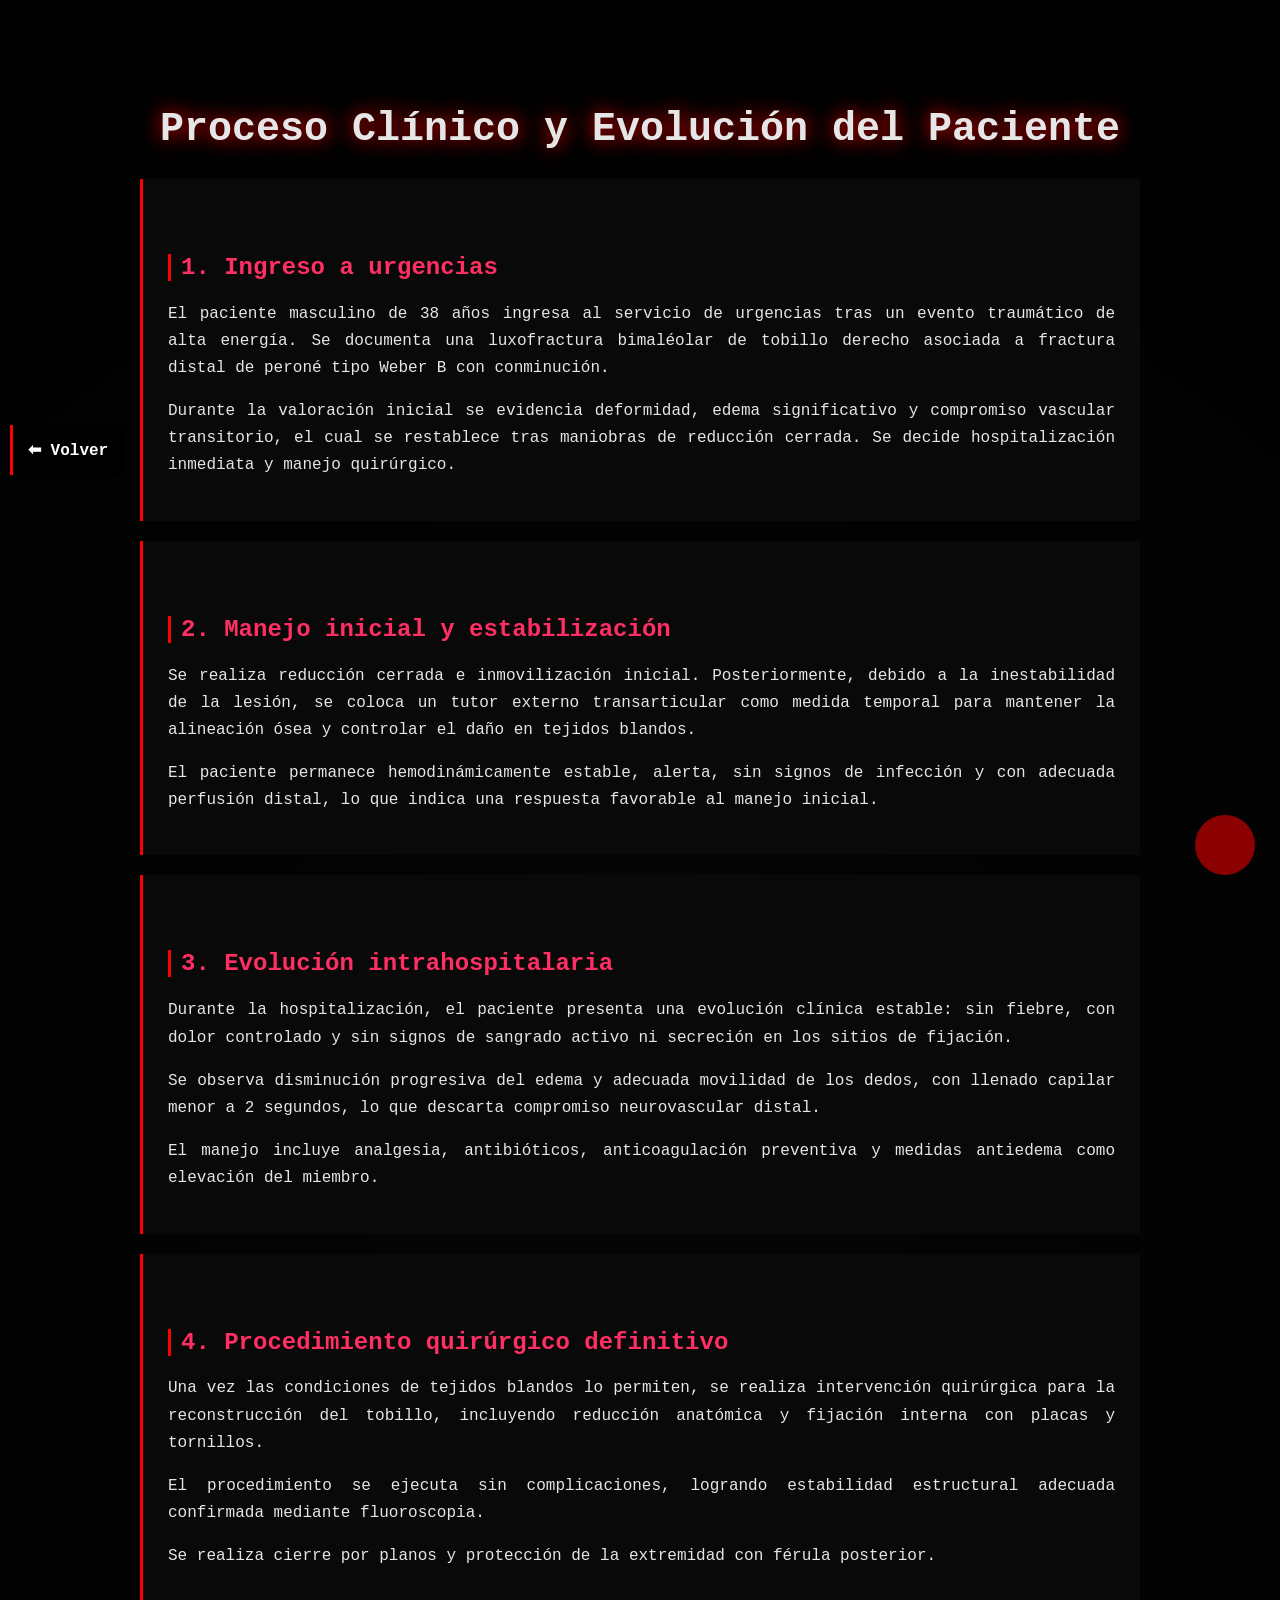
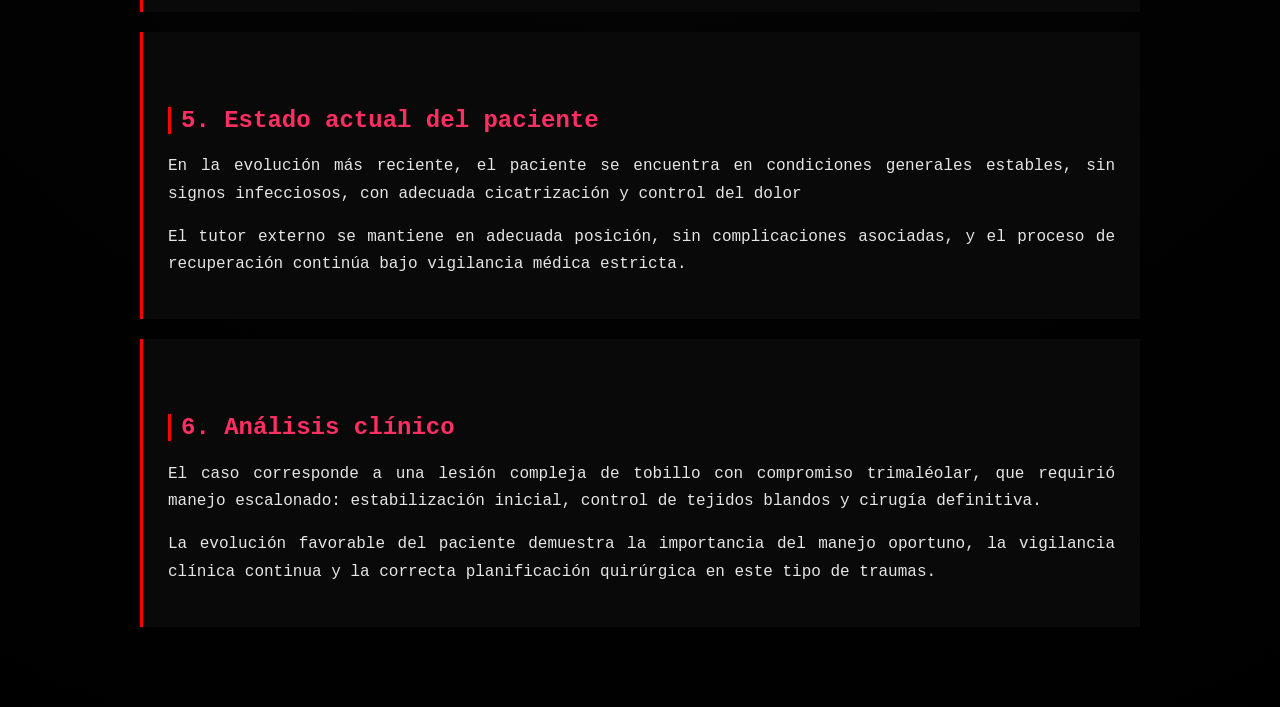
<file: Proceso.html>
<!DOCTYPE html>
<html lang="es">
<head>
<meta charset="UTF-8">
<meta name="viewport" content="width=device-width, initial-scale=1.0">
<title>Proceso Clínico - Recuperación</title>

<style>
body {
    margin: 0;
    font-family: 'Courier New', monospace;
    background: radial-gradient(circle at center, #050505, #000);
    color: #e6e6e6;
}

/* NAV */
nav {
    position: fixed;
    top: 50%;
    left: 10px;
    transform: translateY(-50%);
    background: rgba(0,0,0,0.85);
    padding: 15px;
    border-left: 3px solid red;
    z-index: 1000;
}

nav a {
    color: white;
    text-decoration: none;
    font-weight: bold;
}

/* CONTENEDOR */
.container {
    max-width: 1000px;
    margin: auto;
    padding: 80px 20px;
}

/* TITULOS */
h1 {
    text-align: center;
    font-size: 40px;
    text-shadow: 0 0 20px red;
}

h2 {
    color: #ff2e63;
    border-left: 3px solid red;
    padding-left: 10px;
    margin-top: 50px;
}

h3 {
    color: #aaa;
}

/* TARJETAS */
.card {
    background: rgba(10,10,10,0.9);
    padding: 25px;
    margin-top: 20px;
    border-left: 3px solid red;
}

/* TEXTO */
p {
    line-height: 1.7;
    text-align: justify;
}

/* GALERIA */
.grid {
    display: grid;
    grid-template-columns: repeat(auto-fit, minmax(250px,1fr));
    gap: 15px;
    margin-top: 20px;
}

.grid img {
    width: 100%;
    border-radius: 10px;
    transition: 0.3s;
    filter: grayscale(100%);
}

.grid img:hover {
    transform: scale(1.05);
    filter: grayscale(0%);
}

/* BOTÓN CONTACTO */
.contacto {
    position: fixed;
    bottom: 25px;
    right: 25px;
    width: 60px;
    height: 60px;
    background: darkred;
    border-radius: 50%;
    animation: latido 1s infinite;
}

@keyframes latido {
    50% { transform: scale(1.2); }
}
</style>
</head>

<body>

<nav>
<a href="index.html">⬅ Volver</a>
</nav>

<div class="container">

<h1>Proceso Clínico y Evolución del Paciente</h1>

<div class="card">
<h2>1. Ingreso a urgencias</h2>
<p>
El paciente masculino de 38 años ingresa al servicio de urgencias tras un evento traumático de alta energía. 
Se documenta una luxofractura bimaléolar de tobillo derecho asociada a fractura distal de peroné tipo Weber B con conminución. 
</p>

<p>
Durante la valoración inicial se evidencia deformidad, edema significativo y compromiso vascular transitorio, 
el cual se restablece tras maniobras de reducción cerrada. Se decide hospitalización inmediata y manejo quirúrgico.
</p>
</div>

<div class="card">
<h2>2. Manejo inicial y estabilización</h2>
<p>
Se realiza reducción cerrada e inmovilización inicial. Posteriormente, debido a la inestabilidad de la lesión, 
se coloca un tutor externo transarticular como medida temporal para mantener la alineación ósea y controlar el daño en tejidos blandos. 
</p>

<p>
El paciente permanece hemodinámicamente estable, alerta, sin signos de infección y con adecuada perfusión distal, 
lo que indica una respuesta favorable al manejo inicial.
</p>
</div>

<div class="card">
<h2>3. Evolución intrahospitalaria</h2>
<p>
Durante la hospitalización, el paciente presenta una evolución clínica estable: sin fiebre, con dolor controlado 
y sin signos de sangrado activo ni secreción en los sitios de fijación. 
</p>

<p>
Se observa disminución progresiva del edema y adecuada movilidad de los dedos, con llenado capilar menor a 2 segundos, 
lo que descarta compromiso neurovascular distal. 
</p>

<p>
El manejo incluye analgesia, antibióticos, anticoagulación preventiva y medidas antiedema como elevación del miembro.
</p>
</div>

<div class="card">
<h2>4. Procedimiento quirúrgico definitivo</h2>
<p>
Una vez las condiciones de tejidos blandos lo permiten, se realiza intervención quirúrgica para la reconstrucción del tobillo, 
incluyendo reducción anatómica y fijación interna con placas y tornillos.
</p>

<p>
El procedimiento se ejecuta sin complicaciones, logrando estabilidad estructural adecuada confirmada mediante fluoroscopia.
</p>

<p>
Se realiza cierre por planos y protección de la extremidad con férula posterior.
</p>
</div>

<div class="card">
<h2>5. Estado actual del paciente</h2>
<p>
En la evolución más reciente, el paciente se encuentra en condiciones generales estables, sin signos infecciosos, 
con adecuada cicatrización y control del dolor
</p>

<p>
El tutor externo se mantiene en adecuada posición, sin complicaciones asociadas, 
y el proceso de recuperación continúa bajo vigilancia médica estricta.
</p>
</div>

<div class="card">
<h2>6. Análisis clínico</h2>
<p>
El caso corresponde a una lesión compleja de tobillo con compromiso trimaléolar, 
que requirió manejo escalonado: estabilización inicial, control de tejidos blandos y cirugía definitiva.
</p>

<p>
La evolución favorable del paciente demuestra la importancia del manejo oportuno, 
la vigilancia clínica continua y la correcta planificación quirúrgica en este tipo de traumas.
</p>
</div>

</div>

<a href="https://wa.me/573136299375" target="_blank" class="contacto"></a>

</body>
</html>
</file>
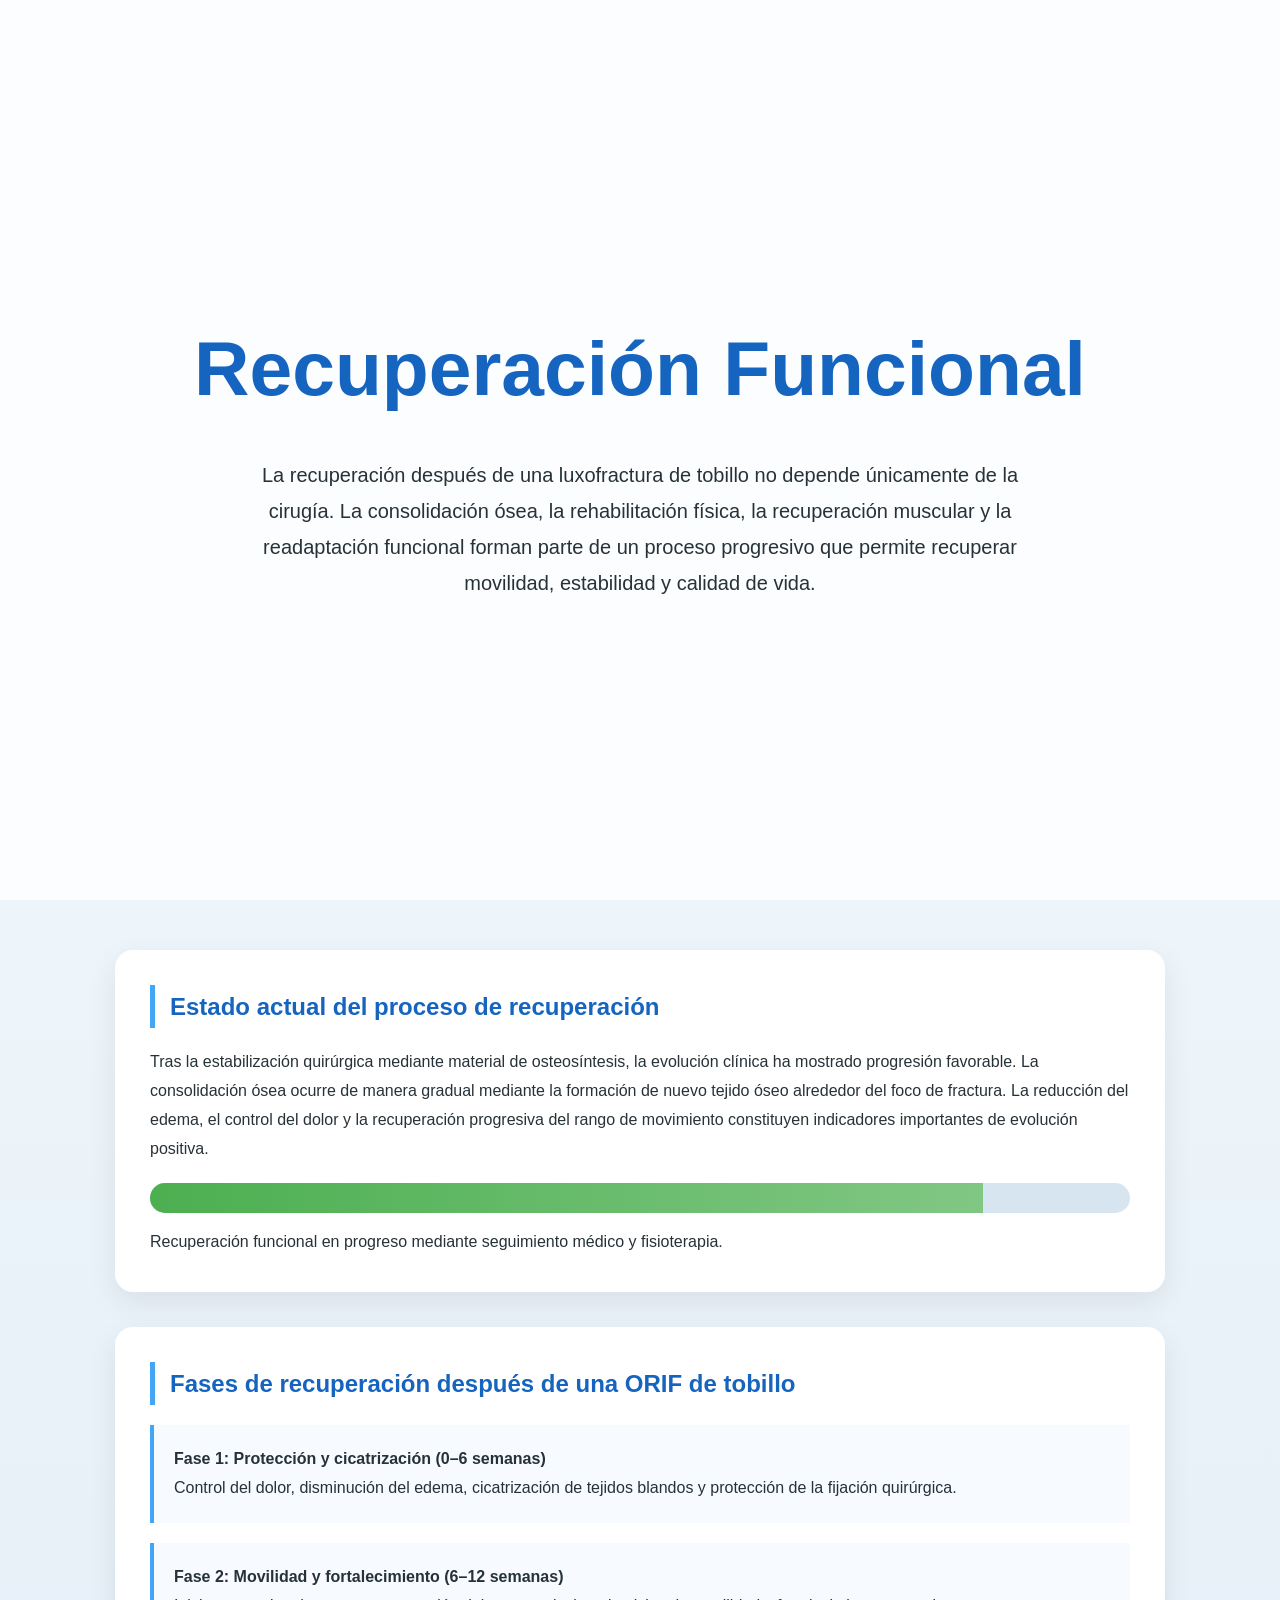
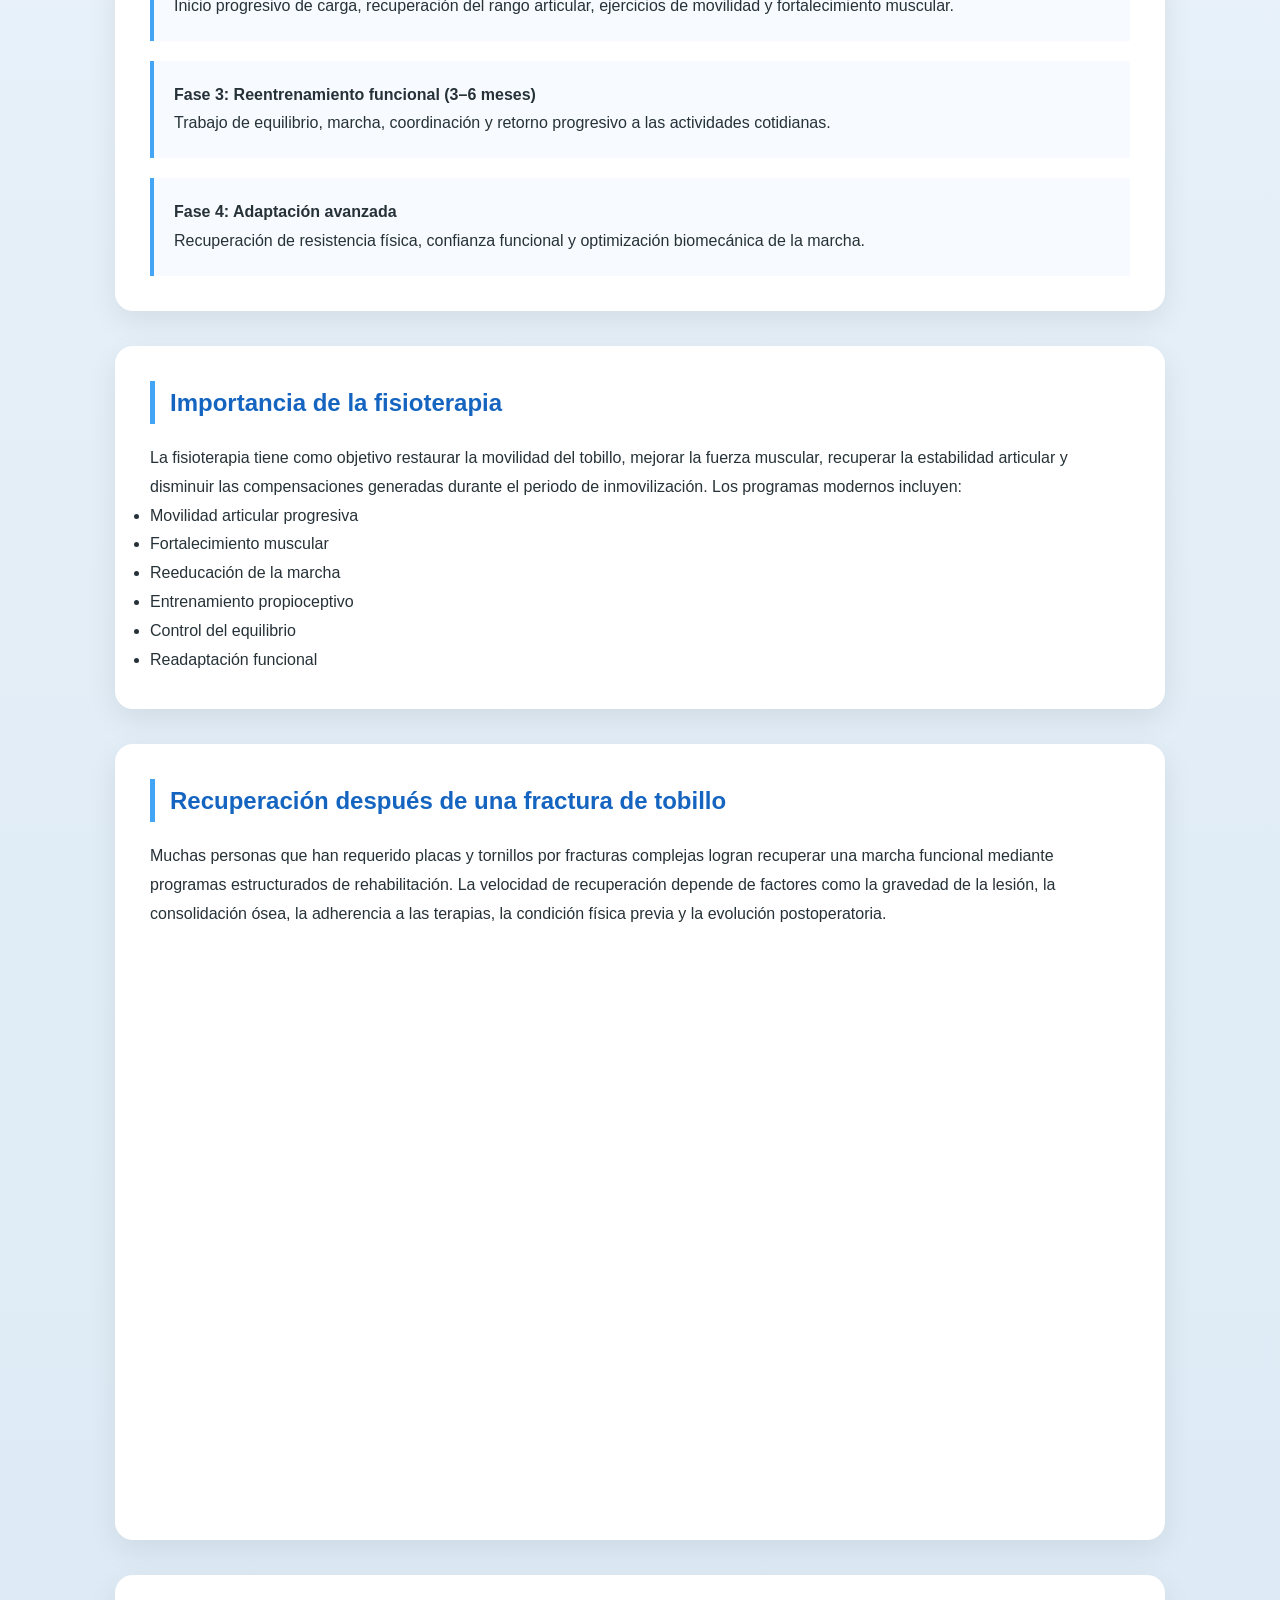
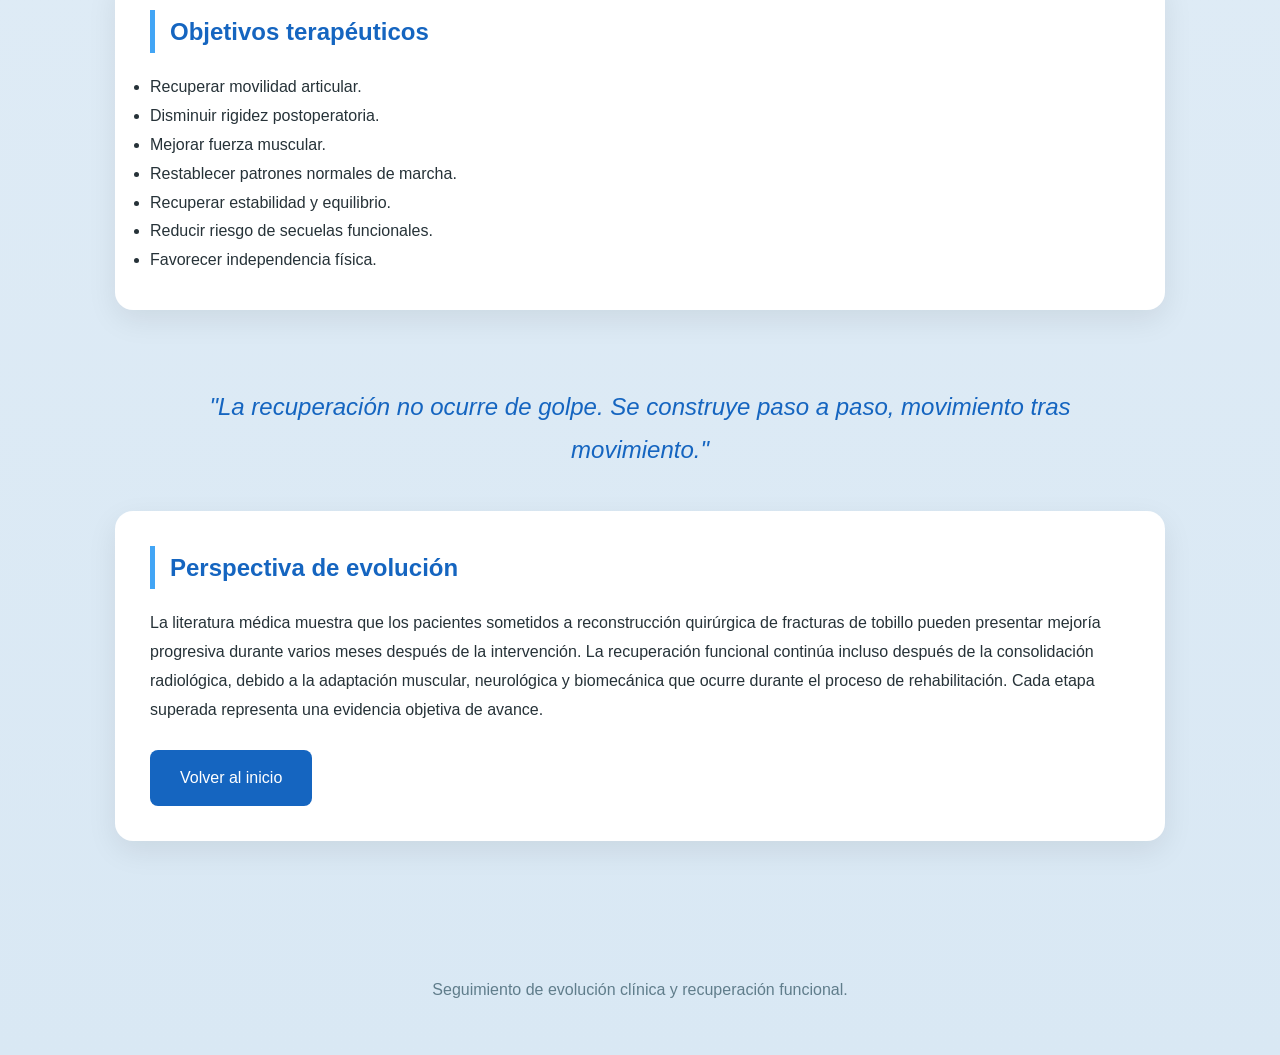
<file: Recuperacion.html>
<!DOCTYPE html>
<html lang="es">
<head>
<meta charset="UTF-8">
<meta name="viewport" content="width=device-width, initial-scale=1.0">

<title>Recuperación Funcional</title>

<style>

*{
margin:0;
padding:0;
box-sizing:border-box;
}

body{
font-family:Arial, Helvetica, sans-serif;
background:linear-gradient(
180deg,
#f5f9fc,
#e3eef7,
#d9e8f4
);
color:#263238;
line-height:1.8;
}

header{
height:100vh;
display:flex;
flex-direction:column;
justify-content:center;
align-items:center;
text-align:center;
padding:30px;

background:
linear-gradient(
rgba(255,255,255,0.75),
rgba(255,255,255,0.85)
),
url("https://images.unsplash.com/photo-1576091160550-2173dba999ef");
background-size:cover;
background-position:center;
}

header h1{
font-size:clamp(40px,6vw,80px);
color:#1565c0;
margin-bottom:20px;
}

header p{
max-width:800px;
font-size:20px;
}

.container{
max-width:1100px;
margin:auto;
padding:50px 25px;
}

.card{
background:white;
padding:35px;
margin-bottom:35px;
border-radius:18px;
box-shadow:0 10px 30px rgba(0,0,0,0.08);
}

h2{
color:#1565c0;
margin-bottom:20px;
border-left:5px solid #42a5f5;
padding-left:15px;
}

.progreso{
height:30px;
background:#d7e5f1;
border-radius:30px;
overflow:hidden;
margin-top:20px;
}

.barra{
height:100%;
width:85%;
background:
linear-gradient(
90deg,
#4caf50,
#81c784
);
animation:cargar 3s ease;
}

@keyframes cargar{
from{width:0;}
to{width:85%;}
}

.timeline{
display:flex;
flex-direction:column;
gap:20px;
}

.item{
background:#f7fbff;
padding:20px;
border-left:4px solid #42a5f5;
}

.video{
position:relative;
padding-bottom:56.25%;
height:0;
overflow:hidden;
border-radius:15px;
margin-top:25px;
}

.video iframe{
position:absolute;
top:0;
left:0;
width:100%;
height:100%;
}

.frase{
font-size:24px;
text-align:center;
font-style:italic;
color:#1565c0;
padding:40px;
}

footer{
padding:50px;
text-align:center;
color:#607d8b;
}

.btn{
display:inline-block;
margin-top:25px;
padding:14px 30px;
background:#1565c0;
color:white;
text-decoration:none;
border-radius:8px;
}

.btn:hover{
background:#0d47a1;
}

</style>
</head>

<body>

<header>

<h1>Recuperación Funcional</h1>

<p>

La recuperación después de una luxofractura de tobillo no depende
únicamente de la cirugía.

La consolidación ósea, la rehabilitación física, la recuperación
muscular y la readaptación funcional forman parte de un proceso
progresivo que permite recuperar movilidad, estabilidad y calidad de vida.

</p>

</header>

<div class="container">

<div class="card">

<h2>Estado actual del proceso de recuperación</h2>

<p>

Tras la estabilización quirúrgica mediante material de osteosíntesis,
la evolución clínica ha mostrado progresión favorable.

La consolidación ósea ocurre de manera gradual mediante la formación
de nuevo tejido óseo alrededor del foco de fractura.

La reducción del edema, el control del dolor y la recuperación
progresiva del rango de movimiento constituyen indicadores
importantes de evolución positiva.

</p>

<div class="progreso">
<div class="barra"></div>
</div>

<p style="margin-top:15px;">
Recuperación funcional en progreso mediante seguimiento médico
y fisioterapia.
</p>

</div>

<div class="card">

<h2>Fases de recuperación después de una ORIF de tobillo</h2>

<div class="timeline">

<div class="item">
<b>Fase 1: Protección y cicatrización (0–6 semanas)</b><br>
Control del dolor, disminución del edema, cicatrización de tejidos
blandos y protección de la fijación quirúrgica.
</div>

<div class="item">
<b>Fase 2: Movilidad y fortalecimiento (6–12 semanas)</b><br>
Inicio progresivo de carga, recuperación del rango articular,
ejercicios de movilidad y fortalecimiento muscular.
</div>

<div class="item">
<b>Fase 3: Reentrenamiento funcional (3–6 meses)</b><br>
Trabajo de equilibrio, marcha, coordinación y retorno progresivo
a las actividades cotidianas.
</div>

<div class="item">
<b>Fase 4: Adaptación avanzada</b><br>
Recuperación de resistencia física, confianza funcional
y optimización biomecánica de la marcha.
</div>

</div>

</div>

<div class="card">

<h2>Importancia de la fisioterapia</h2>

<p>

La fisioterapia tiene como objetivo restaurar la movilidad del tobillo,
mejorar la fuerza muscular, recuperar la estabilidad articular
y disminuir las compensaciones generadas durante el periodo
de inmovilización.

Los programas modernos incluyen:

</p>

<ul>

<li>Movilidad articular progresiva</li>
<li>Fortalecimiento muscular</li>
<li>Reeducación de la marcha</li>
<li>Entrenamiento propioceptivo</li>
<li>Control del equilibrio</li>
<li>Readaptación funcional</li>

</ul>

</div>

<div class="card">

<h2>Recuperación después de una fractura de tobillo</h2>

<p>

Muchas personas que han requerido placas y tornillos por fracturas
complejas logran recuperar una marcha funcional mediante programas
estructurados de rehabilitación.

La velocidad de recuperación depende de factores como la gravedad
de la lesión, la consolidación ósea, la adherencia a las terapias,
la condición física previa y la evolución postoperatoria.

</p>

<div class="video">

<iframe
src="https://www.youtube.com/embed/6Y3N6rjZb6Q"
title="Recuperación fractura de tobillo"
frameborder="0"
allowfullscreen>
</iframe>

</div>

</div>

<div class="card">

<h2>Objetivos terapéuticos</h2>

<ul>

<li>Recuperar movilidad articular.</li>
<li>Disminuir rigidez postoperatoria.</li>
<li>Mejorar fuerza muscular.</li>
<li>Restablecer patrones normales de marcha.</li>
<li>Recuperar estabilidad y equilibrio.</li>
<li>Reducir riesgo de secuelas funcionales.</li>
<li>Favorecer independencia física.</li>

</ul>

</div>

<div class="frase">

"La recuperación no ocurre de golpe.
Se construye paso a paso,
movimiento tras movimiento."

</div>

<div class="card">

<h2>Perspectiva de evolución</h2>

<p>

La literatura médica muestra que los pacientes sometidos
a reconstrucción quirúrgica de fracturas de tobillo pueden
presentar mejoría progresiva durante varios meses después
de la intervención.

La recuperación funcional continúa incluso después de la consolidación
radiológica, debido a la adaptación muscular, neurológica y biomecánica
que ocurre durante el proceso de rehabilitación.

Cada etapa superada representa una evidencia objetiva de avance.

</p>

<a href="index.html" class="btn">
Volver al inicio
</a>

</div>

</div>

<footer>

Seguimiento de evolución clínica y recuperación funcional.

</footer>

</body>
</html>
</file>
